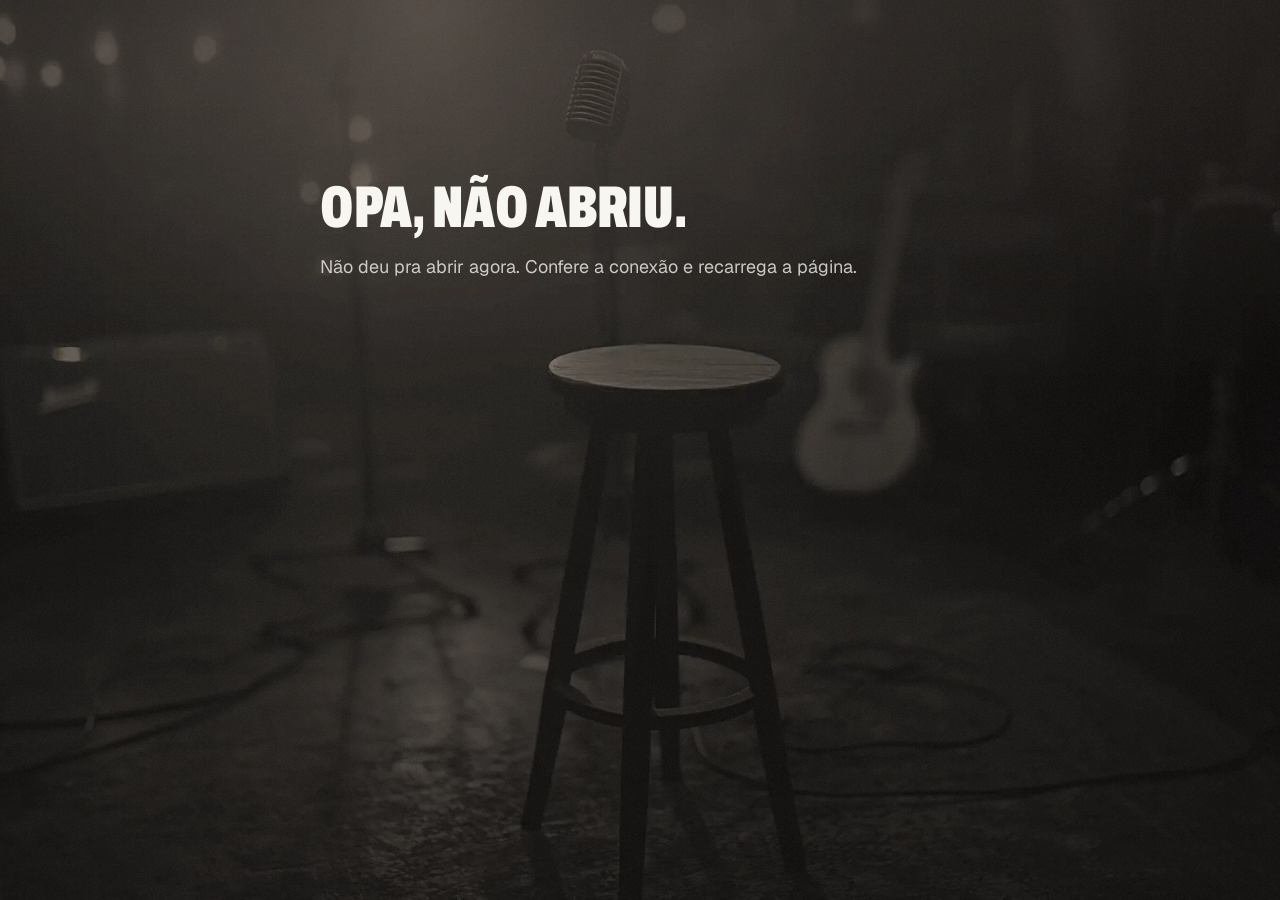
<file: index.html>
<!DOCTYPE html>
<html lang="pt-BR">
<head>
<meta charset="utf-8">
<meta name="viewport" content="width=device-width,initial-scale=1,viewport-fit=cover">
<meta name="color-scheme" content="dark">
<meta name="robots" content="noindex,nofollow">
<title>eshows · uma ferramenta nova para artistas</title>
<meta name="description" content="Estamos construindo uma ferramenta nova para artistas. E queremos que você faça parte dessa construção. Em uns 6 minutos, você conta o que faz diferença de verdade e vê o que está sendo construído.">
<meta property="og:title" content="eshows · uma ferramenta nova para artistas, construída com você">
<meta property="og:description" content="Em uns 6 minutos, você conta o que faz diferença de verdade. No final, a gente mostra o que está sendo construído.">
<meta property="og:image" content="https://octaviobcosta.github.io/clube-eshows/assets/og.jpg">
<meta property="og:type" content="website">
<link rel="icon" href="assets/eshows-icon.svg" type="image/svg+xml">
<link rel="preload" href="assets/fonts/archivo-900c.woff2" as="font" type="font/woff2" crossorigin>
<link rel="preload" href="assets/fonts/geist-var.woff2" as="font" type="font/woff2" crossorigin>
<link rel="stylesheet" href="css/setlist.css?v=20260902u">
</head>
<body class="ed">
<!--
DIREÇÃO · Setlist colada no chão do palco
MUNDO: folha impressa clara (a conversa) presa com fita gaffer laranja sobre o palco escuro de um bar antes do show (a revelação). Papel, fita, marcador, carimbo. Zero degradê de cor.
PRIMEIRA DOBRA: palco de bar ao fundo, título em condensada gigante, o combinado, a folha "Set de hoje" com os cinco itens da noite e o botão de fita "Começar".
CAMINHO: cada fase é uma folha nova que cai no chão. A mini-setlist é o progresso: itens riscados a marcador, o atual com "você tá aqui".
INTERAÇÃO-ASSINATURA: escolher uma opção desenha um círculo de marcador ao redor dela. O preço chega como carimbo.
RISCO: kitsch de letra de mão. Disciplina: a folha é impressa, o manuscrito aparece no máximo quatro vezes na página.
-->
<a class="skip" href="#main">Pular pro conteúdo</a>
<main id="main">

  <section class="fase loading" id="fase-loading" aria-label="Carregando">Abrindo…</section>

  <section class="fase on-floor" id="fase-invalid" hidden>
    <div class="wrap" style="padding:20vh 0 4rem;max-width:640px">
      <h1 class="ph ph--sect">Opa, não abriu.</h1>
      <p class="body" id="invalid-msg" style="margin-top:1.2rem">Não deu pra abrir agora. Confere a conexão e recarrega a página.</p>
    </div>
  </section>

  <!-- ═══ Fase 1 · Intro ═══ -->
  <section class="fase on-floor" id="fase-intro" hidden>
    <img class="intro__brand" src="assets/eshows-logo-white-480.png?v=20260902u" alt="eshows" width="480" height="141">
    <div class="wrap intro">
      <div class="intro__text">
        <h1 class="ph ph--hero" id="intro-title">Estamos construindo uma ferramenta nova para artistas. <span class="ink-tape">E queremos que você faça parte dessa construção.</span></h1>
        <p class="body">Em uns 6 minutos, você conta o que faz diferença de verdade. No final, a gente mostra o que está sendo construído.</p>
        <div class="combinado">
          <p class="ph ph--small">Antes de começar, um combinado.</p>
          <ul class="combinado__list">
            <li>Responder não muda em nada sua conta, suas propostas nem sua posição na eshows.</li>
            <li>Isto não é uma venda. Você vai ver uma proposta em estudo e um preço. Responda o que você pensa de verdade.</li>
            <li>Isto é um produto novo, somado ao que a eshows já faz. Seus shows atuais pela plataforma continuam sem nenhuma mudança.</li>
          </ul>
          <p class="fine">Suas respostas são analisadas em conjunto, sob responsabilidade da eshows. Podemos cruzar com o histórico da sua conta na plataforma. Você pode pedir acesso ou remoção a qualquer momento. <a href="privacidade.html" target="_blank" rel="noreferrer">Aviso de privacidade completo</a>.</p>
        </div>
      </div>
      <div class="sheet" id="intro-sheet">
        <span class="tape tape--tl" aria-hidden="true"></span><span class="tape tape--tr" aria-hidden="true"></span>
        <div class="sheet__head"><span class="pk">setlist · <span id="intro-date">hoje</span></span><span class="pk num">6 min</span></div>
        <p class="ph ph--sheet">Set de hoje</p>
        <ol class="setl" aria-label="As cinco partes desta conversa">
          <li class="is-now"><span class="n">1</span><span class="t">Nosso trato!</span></li>
          <li><span class="n">2</span><span class="t">Como funciona hoje</span></li>
          <li><span class="n">3</span><span class="t">O conceito</span></li>
          <li><span class="n">4</span><span class="t">Sua percepção</span></li>
          <li><span class="n">5</span><span class="t">Seu próximo passo</span></li>
        </ol>
        <div class="intro__cta"><button class="cta" id="start" type="button">Começar agora</button><span class="hand" aria-hidden="true">uns 6 min</span></div>
        <p class="fine" style="margin-top:1.2rem">Perguntas opcionais podem ser puladas. Você para quando quiser.</p>
      </div>
    </div>
  </section>

  <!-- ═══ Fases 2 e 4 · uma pergunta por folha ═══ -->
  <section class="fase" id="fase-parte" hidden>
    <aside class="side on-floor" aria-label="Onde você está no set">
      <img class="side__brand" src="assets/eshows-logo-white-480.png?v=20260902u" alt="eshows" width="480" height="141">
      <span class="pk">set de hoje</span>
      <ol class="setl" id="side-setl">
        <li><span class="n">1</span><span class="t">Nosso trato!</span></li>
        <li><span class="n">2</span><span class="t">Como funciona hoje</span></li>
        <li><span class="n">3</span><span class="t">O conceito</span></li>
        <li><span class="n">4</span><span class="t">Sua percepção</span></li>
        <li><span class="n">5</span><span class="t">Seu próximo passo</span></li>
      </ol>
    </aside>
    <div class="mtop" id="mtop" aria-hidden="true"><i></i><i></i><i></i><i></i><i></i><b id="mtop-label"></b></div>
    <div class="parte">
      <div class="sheet" id="folha" aria-live="polite"></div>
      <div id="reveal" class="on-floor" hidden></div>
    </div>
  </section>

  <!-- ═══ Fase 3 · O que a eshows está construindo (mostrar, não dizer) ═══ -->
  <section class="fase on-floor conceito" id="fase-conceito" hidden>
    <div class="rev-lights" id="rev-lights" aria-hidden="true"></div>

    <!-- 1 · A conversa: hoje × com o escritório (varredura pelo scroll) -->
    <div class="rev rev--conv" id="rev-conv">
      <div class="compare" id="compare">
        <div class="wrap compare__grid">
          <div class="compare__text">
            <h2 class="ph ph--sect" id="conceito-title">Você conhece essa conversa.</h2>
            <div class="caps" id="caps">
              <p class="cap cap--before" id="cap-before"><span class="cap__tag">Hoje</span><span>Orçamento por áudio às onze da noite. E a data parada.</span></p>
              <p class="cap cap--after" id="cap-after"><span class="cap__tag cap__tag--on">Com o escritório</span><span>Link, proposta, contrato e sinal. Quem atende, negocia e fecha continua sendo você.</span></p>
              <p class="caps__hint" aria-hidden="true">Rola pra ver</p>
            </div>
            <p class="compare__after" id="compare-after"><span class="ph ph--sect">Nunca teve uma terceira opção.</span> <span class="ph ph--sect ink-tape">Nós queremos te oferecer uma.</span></p>
          </div>
          <div class="compare__phone">
            <div class="phone" id="conv-phone" role="group" aria-label="A mesma conversa, hoje e com o escritório">
              <div class="phone__screen">
                <div class="panel panel--before" id="panel-before" aria-label="Como é hoje">
                  <header class="wa"><i class="wa__back" aria-hidden="true"></i><span class="wa__avatar" aria-hidden="true">B</span><span class="wa__who"><b>Bia</b><small>online</small></span></header>
                  <div class="chat" id="chat-view"><ol class="chat__in" id="chat">
                    <li class="b in"><span>Oi! Vocês tocam em casamento? Quanto fica pra dia 17 de outubro?</span><time>22:48</time></li>
                    <li class="b out b--audio"><span class="audio" aria-label="Áudio de 47 segundos"><i class="play"></i><i class="bars"><b></b><b></b><b></b><b></b><b></b><b></b><b></b><b></b><b></b><b></b><b></b><b></b><b></b><b></b></i><em>0:47</em></span><time>23:12</time></li>
                    <li class="b in"><span>Tem algum vídeo pra eu mostrar pra noiva?</span><time>23:15</time></li>
                    <li class="b out b--file"><span class="file"><i class="doc"></i><span><b>Release_final_v3.pdf</b><small>14 MB · PDF</small></span></span><time>23:31</time></li>
                    <li class="b out"><span>e o link do youtube: youtu.be/x7Qk…</span><time>23:32</time></li>
                    <li class="b in"><span>Vou ver com ela e te aviso.</span><time>23:40</time></li>
                    <li class="sep"><span>5 dias depois</span></li>
                    <li class="b out"><span>Oi! Conseguiram ver? A data ainda tá livre</span><time>19:02 <i class="tick" aria-label="enviado, não lido"></i></time></li>
                  </ol></div>
                  <div class="wa__composer" aria-hidden="true"><span>Mensagem</span><i class="wa__mic"></i></div>
                </div>
                <div class="panel panel--after" id="panel-after" aria-label="Com o escritório">
                  <header class="app"><img class="app__logo" src="assets/eshows-icon.svg" alt="" width="24" height="24"><b class="app__name">Escritório</b><span class="app__tag">Com o escritório</span></header>
                  <div class="app__body" id="feed">
                    <div class="deal a">
                      <div class="deal__row"><span class="deal__av" aria-hidden="true">BT</span><div><b>Casamento Bia &amp; Tom</b><small>17 out · BH · evento social</small></div><span class="chip chip--ok">fechado</span></div>
                      <div class="deal__stats"><div><small>Cachê</small><b class="num">R$ 5.200</b></div><div><small>Sinal</small><b class="num">R$ 1.560</b></div><div><small>A receber</small><b class="num">R$ 3.640</b></div></div>
                    </div>
                    <div class="tlwrap">
                      <p class="app__k a">Linha do tempo</p>
                      <ol class="tl">
                        <li class="a"><b>Bia abriu seu EPK</b><small>Link pelo WhatsApp · qui, 22:51</small></li>
                        <li class="a"><b>Proposta enviada: R$ 5.200</b><small>Na faixa que você aprovou · qui, 23:05</small></li>
                        <li class="a"><b>Contrato assinado pelas duas partes</b><small>No celular, em 3 minutos · sex, 21:14</small></li>
                        <li class="a"><b>Sinal em custódia</b><small>Libera com o show feito · sex, 21:20</small></li>
                      </ol>
                    </div>
                    <div class="agenda a"><p class="app__k">Agenda</p><ul><li><b>17 out</b><span>Casamento Bia &amp; Tom · 20h</span><i class="dot dot--ok"></i></li><li><b>24 out</b><span>Armazém do Ferreira · 21h</span><i class="dot dot--wait"></i></li><li><b>31 out</b><span>TW Engenharia · confraternização</span><i class="dot"></i></li></ul></div>
                    <div class="next a"><small>Próximo passo</small><b>Confirmar repertório com a Bia até 10 out</b><span class="next__btn">Enviar setlist</span></div>
                  </div>
                  <nav class="tabs" aria-hidden="true"><span class="is-on">Clientes</span><span>Agenda</span><span>Propostas</span><span>Métricas</span></nav>
                </div>
                <div class="wipe" id="wipe" aria-hidden="true"><span class="wipe__label">com o escritório</span></div>
              </div>
            </div>
          </div>
        </div>
        <p class="rev__hint" aria-hidden="true">Rola pra ver</p>
      </div>
    </div>

    <div class="rev rev--tour" id="rev-tour">
      <div class="wrap tour__head">
        <h3 class="ph ph--hero">A estrutura de quem vive de música.</h3>
        <p class="body">Seis ferramentas, um escritório. Clientes, contratos, pagamentos e os números da carreira em um lugar só. A ordem de lançamento vai ser definida pelas respostas desta pesquisa.</p>
      </div>
      <div class="tour" id="tour">
        <div class="tour__stage" id="tour-stage">
          <figure class="mock mock--phone tour__phone" style="margin:0">
            <div class="tour__screen">
              <video class="tour__layer is-on" id="tour-video" muted loop playsinline preload="none" poster="assets/shots/epk.webp" aria-label="Tela da ferramenta"></video>
              <video class="tour__layer" id="tour-video-b" muted loop playsinline preload="none" aria-hidden="true"></video>
            </div>
          </figure>
          <p class="tour__counter num" id="tour-counter">CH 1 / 6</p>
        </div>
        <ol class="tour__steps" id="tour-steps">
          <li class="tour__step is-on" data-shot="epk"><span class="ch">CH 1</span><h4 class="t">Perfil e marca</h4><p class="d">Seu EPK numa página: fotos, vídeos, release e repertório. Manda o link, não o PDF.</p></li>
          <li class="tour__step" data-shot="crm"><span class="ch">CH 2</span><h4 class="t">Gestão de clientes / CRM</h4><p class="d">Quem pediu preço, o que foi conversado, quanto você cobrou, quando voltar a falar.</p></li>
          <li class="tour__step" data-shot="ia"><span class="ch">CH 3</span><h4 class="t">Inteligência de dados</h4><p class="d">Preço sugerido por tipo de evento, casas compatíveis, melhor hora de oferecer data livre.</p></li>
          <li class="tour__step" data-shot="contrato"><span class="ch">CH 4</span><h4 class="t">Contrato e pagamento</h4><p class="d">Contrato assinado no celular, sinal em custódia liberado depois do show.</p></li>
          <li class="tour__step" data-shot="numeros"><span class="ch">CH 5</span><h4 class="t">Métricas e <span class="kp">KPIs</span></h4><p class="d">Faturamento do mês, shows tocados, taxa de fechamento, previsão.</p></li>
          <li class="tour__step" data-shot="growth"><span class="ch">CH 6</span><h4 class="t">Alcance e marketing</h4><p class="d">Campanhas pra quem já contratou você. Agenda nova chega primeiro a eles.</p></li>
        </ol>
      </div>
      <!-- Sem GSAP: carrossel no celular, lista + janela no desktop -->
      <div class="wrap fallback">
        <div class="showcase" id="showcase">
          <ul class="inlist showcase__list" id="inlist" aria-label="As seis ferramentas">
            <li data-shot="epk" class="is-on"><span class="ch">CH 1</span><span><span class="t">Perfil e marca</span><span class="d">Seu EPK numa página: fotos, vídeos, release e repertório. Manda o link, não o PDF.</span></span></li>
            <li data-shot="crm"><span class="ch">CH 2</span><span><span class="t">Gestão de clientes / CRM</span><span class="d">Quem pediu preço, o que foi conversado, quanto você cobrou, quando voltar a falar.</span></span></li>
            <li data-shot="ia"><span class="ch">CH 3</span><span><span class="t">Inteligência de dados</span><span class="d">Preço sugerido por tipo de evento, casas compatíveis, melhor hora de oferecer data livre.</span></span></li>
            <li data-shot="contrato"><span class="ch">CH 4</span><span><span class="t">Contrato e pagamento</span><span class="d">Contrato assinado no celular, sinal em custódia liberado depois do show.</span></span></li>
            <li data-shot="numeros"><span class="ch">CH 5</span><span><span class="t">Métricas e <span class="kp">KPIs</span></span><span class="d">Faturamento do mês, shows tocados, taxa de fechamento, previsão.</span></span></li>
            <li data-shot="growth"><span class="ch">CH 6</span><span><span class="t">Alcance e marketing</span><span class="d">Campanhas pra quem já contratou você. Agenda nova chega primeiro a eles.</span></span></li>
          </ul>
          <div class="showcase__stage">
            <figure class="mock mock--phone" id="mock" style="margin:0">
              <div class="mock__bar" aria-hidden="true"><i></i><i></i><i></i></div>
              <video id="mock-video" muted loop playsinline preload="none" poster="assets/shots/epk.webp" aria-label="Tela da ferramenta"></video>
              <button class="mock__zoom" id="zoom" type="button">Ampliar</button>
            </figure>
          </div>
        </div>
        <div class="carousel" id="carousel" hidden aria-label="As seis ferramentas"></div>
      </div>
    </div>

    <!-- 3 · As regras da casa: uma folha -->
    <div class="rev rev--regras" id="rev-regras">
      <div class="wrap">
        <div class="sheet sheet--l regras" id="regras">
          <span class="tape tape--tl" aria-hidden="true"></span><span class="tape tape--tr" aria-hidden="true"></span>
          <div class="sheet__head"><span class="pk">regras da casa</span></div>
          <p class="ph ph--sheet">Sua carreira, do seu jeito.</p>
          <ol class="setl regras__list">
            <li><span class="n">1</span><span class="t">Você define o preço</span></li>
            <li><span class="n">2</span><span class="t">Você escolhe o evento</span></li>
            <li><span class="n">3</span><span class="t">Você fala com o cliente</span></li>
            <li><span class="n">4</span><span class="t">O que você fechar é seu</span></li>
          </ol>
          <p class="ph ph--sheet regras__pledge">A gente monta a estrutura. <span class="ink-tape">Você fecha.</span></p>
          <!-- Caixa normal de propósito: em caixa alta o par "Agente" / "A gente" perde a distinção que carrega a frase. -->
          <p class="pledge regras__p"><b>Agente</b> traz e <span class="strike">leva um pedaço<svg class="strike__svg" viewBox="0 0 100 10" preserveAspectRatio="none" aria-hidden="true"><path d="M2,6 C20,3 40,8 60,5 S90,4 98,6" pathLength="1"/></svg></span>.</p>
          <p class="pledge regras__p"><b>A gente</b> monta e <span class="hl-anim">não leva nada</span>.</p>
        </div>
      </div>
    </div>

    <!-- 4 · Planos -->
    <div class="rev rev--planos" id="rev-planos">
      <div class="wrap">
        <h2 class="ph ph--sect">Os dois planos, lado a lado.</h2>
        <p class="body" style="margin-top:.8rem">Os dois planos têm o escritório completo. A diferença do Assistido é gente da eshows dentro da sua operação.</p>
        <div class="plans" id="plans">
          <article class="plan plan--solo" tabindex="0" data-plan="solo">
            <span class="tape tape--tl tape--dark" aria-hidden="true"></span>
            <h3 class="plan__name">Solo</h3>
            <p class="plan__tag">Operação própria.</p>
            <ul class="plan__list">
              <li><span>As seis ferramentas do escritório</span></li>
              <li><span>Implantação: você monta, no seu ritmo</span></li>
              <li><span>Campanhas de divulgação: você cria e roda</span></li>
              <li><span>Contatos: os que suas campanhas gerarem</span></li>
              <li><span>Suporte: canal de ajuda da eshows</span></li>
              <li class="no"><span>Prestação de contas das campanhas</span></li>
              <li class="no"><span>Revisão de rota com a eshows</span></li>
            </ul>
          </article>
          <article class="plan plan--assist" tabindex="0" data-plan="assist">
            <span class="tape tape--tl" aria-hidden="true"></span><span class="tape tape--tr" aria-hidden="true"></span>
            <h3 class="plan__name">Assistido</h3>
            <p class="plan__tag">Implantação e campanhas com a eshows dentro da sua operação.</p>
            <p class="plan__slots">30 vagas na primeira turma</p>
            <ul class="plan__list">
              <li><span>As seis ferramentas do escritório</span></li>
              <li><span>Implantação feita junto com a eshows</span></li>
              <li><span><span class="hl">Campanhas gerenciadas pela eshows</span>, com um fundo de mídia mirando corporativo e evento social</span></li>
              <li><span>Contatos qualificados* entregues no seu escritório a cada ciclo</span></li>
              <li><span>Prestação de contas: custo, alcance e resultado de cada ciclo, abertos pra você</span></li>
              <li><span>Suporte com prioridade, com quem acompanha sua operação de perto</span></li>
              <li><span>Revisão de rota: você e a eshows revisam os números e ajustam juntos</span></li>
            </ul>
            <p class="plan__foot">* Contato qualificado: pessoa ou empresa identificada, com necessidade real, que aceita conversar dentro de uma faixa de preço aprovada por você. Não é show garantido.</p>
            <span class="hand" aria-hidden="true">Não é pra todo mundo. Mas pode ser pra você.</span>
          </article>
        </div>
        <p class="plans__note"><span class="tape tape--tl tape--dark" aria-hidden="true"></span>Valores em estudo para o lançamento. O que está firmado: mensalidade fixa, sem percentual sobre o cachê, sem volume garantido de shows.</p>
      </div>
    </div>

    <!-- 5 · Perguntas honestas + continuar -->
    <div class="rev rev--faq" id="rev-faq">
      <div class="wrap">
        <h2 class="ph ph--sect">Perguntas honestas.</h2>
        <div class="faq" style="margin-top:1rem">
          <details><summary>A eshows vai me arrumar shows?</summary><p>Não é essa a promessa. O escritório existe para você conseguir e administrar seus próprios shows. As campanhas gerenciadas do Assistido trazem contatos para o seu escritório, mas quem atende, negocia e fecha é você.</p></details>
          <details><summary>A eshows fica com parte do cachê?</summary><p>Não. A cobrança é uma mensalidade fixa. Sem percentual, sem taxa por show.</p></details>
          <details><summary>E os meus shows de bares e restaurantes?</summary><p>Continuam exatamente como são hoje. O escritório é um produto novo, somado ao que a eshows já faz: nada muda nos shows que você fecha pela plataforma nem no app gratuito.</p></details>
          <details><summary>As seis ferramentas ficam prontas no lançamento?</summary><p>A lista do primeiro dia sai desta pesquisa: o que a base mais precisa entra primeiro. Quem está na primeira turma recebe essa lista antes de pagar qualquer coisa.</p></details>
          <details><summary>A eshows vira meu empresário?</summary><p>Não. Quem tem empresário, agente ou escritório segue com eles numa boa. A proposta é dar estrutura e controle a você, sem substituir ninguém.</p></details>
        </div>
        <div class="sheet sheet--l rev__cta">
          <span class="tape tape--tl" aria-hidden="true"></span>
          <p class="ph ph--sheet">Agora, a sua parte.</p>
          <p class="body" style="margin-top:.6rem">Faltam 7 perguntas. Queremos entender sua percepção do conceito apresentado.</p>
          <div class="intro__cta"><button class="cta" id="to-parte2" type="button">Continuar</button></div>
        </div>
      </div>
    </div>
  </section>

  <!-- ═══ Fase 5 · Seu próximo passo ═══ -->
  <section class="fase bis" id="fase-bis" hidden>
    <div class="wrap" style="padding:clamp(3rem,10vh,7rem) 0 5rem">
      <div class="sheet" id="bis-sheet">
        <span class="tape tape--tl" aria-hidden="true"></span><span class="tape tape--tr" aria-hidden="true"></span>
        <div id="bis-form">
          <h2 class="ph ph--sheet">Entrar na primeira turma.</h2>
          <p class="body" style="margin-top:.8rem">Sem compromisso e sem pagamento agora. A gente está chamando 30 artistas para construir isso junto. Deixa seu WhatsApp e escolhe como prefere seguir.</p>
          <form class="form" id="contact-form" novalidate>
            <div class="field"><label for="c-name">Nome do projeto</label><input class="input" id="c-name" name="name" type="text" maxlength="120" autocomplete="name" required></div>
            <div class="field"><label for="c-wa">Seu WhatsApp</label><input class="input" id="c-wa" name="whatsapp" type="tel" inputmode="tel" autocomplete="tel" placeholder="(31) 9 9999-9999" maxlength="20" required></div>
            <ul class="opts" role="radiogroup" aria-label="Como prefere seguir" id="c-purpose">
              <li role="radio" tabindex="0" aria-checked="true" data-value="meeting">Quero uma conversa de 15 minutos como membro fundador</li>
              <li role="radio" tabindex="0" aria-checked="false" data-value="updates">Só me avisa quando lançar</li>
            </ul>
            <label class="check"><input type="checkbox" id="c-privacy" required><span>Li o <a href="privacidade.html" target="_blank" rel="noreferrer">aviso de privacidade</a>. Meu contato fica separado das respostas.</span></label>
            <p class="err" id="c-err" hidden></p>
            <div class="nav" style="border-top:0;padding-top:0"><span class="fine">Entrar na lista não muda sua conta e não garante acesso.</span><button class="cta" type="submit" id="c-send">Entrar na lista</button></div>
          </form>
        </div>
        <div id="bis-done" hidden>
          <h2 class="ph ph--sheet">Fechado.</h2>
          <p class="body" style="margin-top:.8rem" id="bis-done-msg">A gente te chama pelo WhatsApp pra marcar a conversa. Obrigado por fazer parte dessa construção.</p>
          <span class="hand" style="display:block;margin-top:1rem" aria-hidden="true">a gente te chama</span>
        </div>
      </div>
    </div>
  </section>

  <!-- ═══ Saída (portões) ═══ -->
  <section class="fase saida" id="fase-saida" hidden>
    <div class="wrap" style="padding:clamp(3rem,10vh,7rem) 0 5rem">
      <div class="sheet sheet--r" id="saida-sheet">
        <span class="tape tape--tl" aria-hidden="true"></span>
        <div id="saida-form">
          <h2 class="ph ph--sheet">Obrigado pelas respostas.</h2>
          <p class="body" style="margin-top:.8rem">Elas vão ser usadas para decidir o que construir primeiro. Nada muda na sua conta eshows.</p>
          <p class="q q--sm" id="saida-q" style="margin-top:1.4rem"></p>
          <textarea class="input" id="saida-text" maxlength="300" placeholder="Opcional. Uma frase já ajuda." aria-labelledby="saida-q"></textarea>
          <div class="nav"><span></span><button class="cta cta--ghost" type="button" id="saida-send">Enviar e sair</button></div>
        </div>
        <div id="saida-done" hidden>
          <h2 class="ph ph--sheet">Valeu.</h2>
          <p class="body" style="margin-top:.8rem">Pode fechar a página. Se mudar de ideia, o link continua valendo.</p>
        </div>
      </div>
    </div>
  </section>
</main>

<dialog class="lightbox" id="lightbox" aria-label="Tela ampliada">
  <button class="close" id="lightbox-close" type="button">Fechar</button>
  <figure class="mock" style="margin:0"><div class="mock__bar" aria-hidden="true"><i></i><i></i><i></i></div><video id="lightbox-video" muted loop playsinline controls></video></figure>
</dialog>

<script src="js/api.js?v=20260902u"></script>
<script src="js/questions.js?v=20260902u"></script>
<script src="js/runner.js?v=20260902u"></script>
<script src="js/phases.js?v=20260902u"></script>
<script src="js/app.js?v=20260902u" defer></script>
<script>(function(){function add(src,cb){var t=document.createElement("script");t.src=src;if(cb)t.onload=cb;document.head.appendChild(t)}add("vendor/gsap.min.js",function(){add("vendor/ScrollTrigger.min.js");add("vendor/SplitText.min.js")})})();</script>
</body>
</html>
</file>
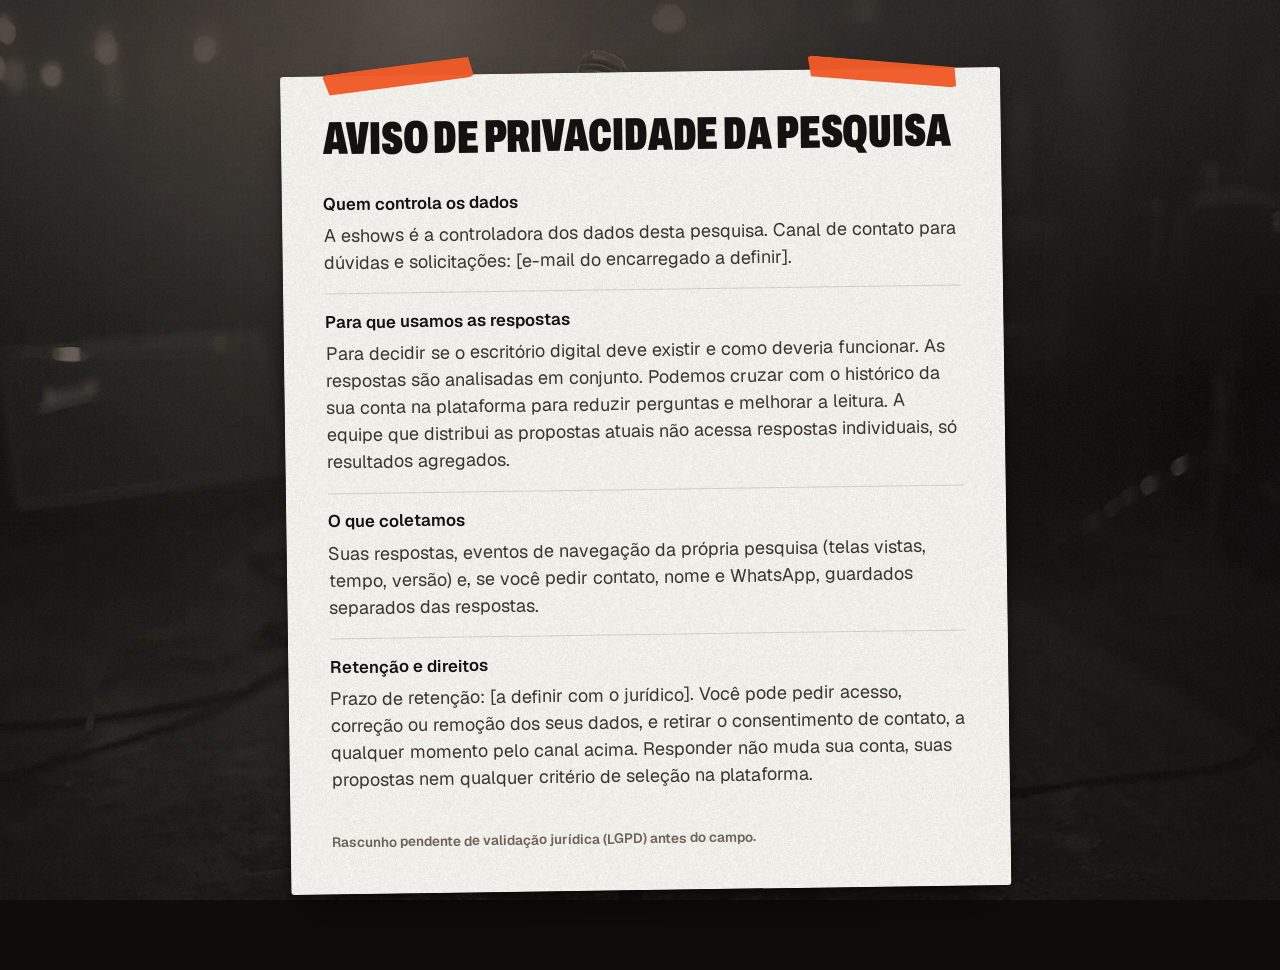
<file: privacidade.html>
<!DOCTYPE html>
<html lang="pt-BR">
<head>
<meta charset="utf-8">
<meta name="viewport" content="width=device-width, initial-scale=1, viewport-fit=cover">
<meta name="color-scheme" content="dark">
<meta name="robots" content="noindex, nofollow">
<title>Aviso de privacidade · Pesquisa com artistas · eshows</title>
<link rel="icon" href="assets/eshows-icon.svg" type="image/svg+xml">
<link rel="preload" href="assets/fonts/archivo-900c.woff2" as="font" type="font/woff2" crossorigin>
<link rel="preload" href="assets/fonts/geist-var.woff2" as="font" type="font/woff2" crossorigin>
<link rel="stylesheet" href="css/setlist.css?v=20260902u">
<style>
  .priv{padding:clamp(3rem,8vh,6rem) 0 5rem}
  .priv .sheet{max-width:720px;margin-inline:auto}
  .priv section{display:grid;gap:.4rem;padding:1.1rem 0;border-bottom:1px solid var(--hair)}
  .priv section:last-of-type{border-bottom:0}
  .priv h2{font:600 1.05rem/1.3 var(--font-body);color:var(--toner);margin:0}
  .priv .draft{margin-top:1.4rem;color:var(--marker);font-weight:600}
</style>
</head>
<body class="ed">
<main class="wrap priv">
  <div class="sheet sheet--l">
    <span class="tape tape--tl" aria-hidden="true"></span><span class="tape tape--tr" aria-hidden="true"></span>
    <h1 class="ph ph--sheet">Aviso de privacidade da pesquisa</h1>
    <div class="body" style="margin-top:1rem;max-width:none">
      <section>
        <h2>Quem controla os dados</h2>
        <p>A eshows é a controladora dos dados desta pesquisa. Canal de contato para dúvidas e solicitações: [e-mail do encarregado a definir].</p>
      </section>
      <section>
        <h2>Para que usamos as respostas</h2>
        <p>Para decidir se o escritório digital deve existir e como deveria funcionar. As respostas são analisadas em conjunto. Podemos cruzar com o histórico da sua conta na plataforma para reduzir perguntas e melhorar a leitura. A equipe que distribui as propostas atuais não acessa respostas individuais, só resultados agregados.</p>
      </section>
      <section>
        <h2>O que coletamos</h2>
        <p>Suas respostas, eventos de navegação da própria pesquisa (telas vistas, tempo, versão) e, se você pedir contato, nome e WhatsApp, guardados separados das respostas.</p>
      </section>
      <section>
        <h2>Retenção e direitos</h2>
        <p>Prazo de retenção: [a definir com o jurídico]. Você pode pedir acesso, correção ou remoção dos seus dados, e retirar o consentimento de contato, a qualquer momento pelo canal acima. Responder não muda sua conta, suas propostas nem qualquer critério de seleção na plataforma.</p>
      </section>
      <p class="draft fine">Rascunho pendente de validação jurídica (LGPD) antes do campo.</p>
    </div>
  </div>
</main>
</body>
</html>
</file>
<file: css/setlist.css>
/* ═══════════════════════════════════════════════════════════════════════
   Escritório Digital · LP de pesquisa e revelação · design system "Setlist"
   Mundo: uma folha impressa colada com fita gaffer no chão do palco.
   Papel claro (a conversa) sobre chão escuro (o palco). Zero degradê de cor.
   Fontes: Archivo (display, condensada), Geist (corpo), Just Another Hand (marcador, ≤4 usos).
   ═══════════════════════════════════════════════════════════════════════ */

/* ── fontes locais (preload no HTML) ────────────────────────────────────── */
@font-face{font-family:'Archivo';font-style:normal;font-weight:900;font-stretch:64%;font-display:swap;src:url("../assets/fonts/archivo-900c.woff2") format("woff2");unicode-range:U+0000-00FF,U+0131,U+0152-0153,U+02BB-02BC,U+02C6,U+02DA,U+02DC,U+2000-206F,U+20AC,U+2190-2193,U+2212}
@font-face{font-family:'Archivo';font-style:normal;font-weight:900;font-stretch:64%;font-display:swap;src:url("../assets/fonts/archivo-latin-ext-900-64.woff2") format("woff2");unicode-range:U+0100-02BA,U+02BD-02C5,U+02C7-02CC,U+02CE-02D7,U+02DD-02FF,U+1E00-1E9F,U+1EF2-1EFF,U+2020,U+20A0-20AB,U+20AD-20C0}
@font-face{font-family:'Geist';font-style:normal;font-weight:400 800;font-display:swap;src:url("../assets/fonts/geist-var.woff2") format("woff2");unicode-range:U+0000-00FF,U+0131,U+0152-0153,U+02BB-02BC,U+02C6,U+02DA,U+02DC,U+2000-206F,U+20AC,U+2190-2193,U+2212}
@font-face{font-family:'Geist';font-style:normal;font-weight:400 800;font-display:swap;src:url("../assets/fonts/geist-latin-ext-400-800.woff2") format("woff2");unicode-range:U+0100-02BA,U+02BD-02C5,U+02C7-02CC,U+02CE-02D7,U+02DD-02FF,U+1E00-1E9F,U+1EF2-1EFF,U+2020,U+20A0-20AB,U+20AD-20C0}
@font-face{font-family:'Just Another Hand';font-style:normal;font-weight:400;font-display:swap;src:url("../assets/fonts/hand-sub.woff2") format("woff2")}

:root{
  --floor:#0F0D0C; --floor2:#1A1614; --floor-hi:#26211E;
  --paper:#F8F6F1; --paper-dim:#E9E5DD; --toner:#141210; --toner-2:#3A342F; --toner-3:#6A635B; --toner-4:#9B948B;
  --tape:#f05a28; --tape-hover:#e35322; --marker:#d63d15; --hl:#fbaf3f;
  --ok:#1a7f55; --danger:#a32a14;
  --hair:rgba(20,18,16,.14); --hair-floor:rgba(248,246,241,.14);
  --on-floor:rgba(248,246,241,.78); --on-floor-dim:rgba(248,246,241,.55);
  --ease:cubic-bezier(.23,1,.32,1); --ease-back:cubic-bezier(.16,1,.3,1);
  --tilt:-1.2deg;
  --side-w:clamp(280px,30vw,380px);
  --r-sheet:.2rem; --r-opt:.5rem;
  --sheet-pad:clamp(1.4rem,3.4vw,2.6rem);
  --font-display:Archivo,"Arial Narrow","Roboto Condensed",sans-serif;
  --font-body:Geist,system-ui,-apple-system,"Segoe UI",sans-serif;
  --font-hand:"Just Another Hand","Permanent Marker",cursive;
}

/* ── reset próprio (a página é standalone) ─────────────────────────────── */
.ed,.ed *,.ed *::before,.ed *::after{box-sizing:border-box}
html{color-scheme:dark;scrollbar-color:#3A332E var(--floor);-webkit-text-size-adjust:100%}
body.ed{margin:0;min-height:100svh;background:var(--floor);color:var(--paper);font-family:var(--font-body);font-size:1rem;line-height:1.5;-webkit-font-smoothing:antialiased;text-rendering:optimizeLegibility;overflow-x:clip}
.ed ::selection{background:var(--hl);color:var(--toner)}
:where(.ed) button,:where(.ed) input,:where(.ed) textarea{font:inherit;color:inherit}
:where(.ed) button{cursor:pointer;border:0;background:none;padding:0}
:where(.ed) img,:where(.ed) video{display:block;max-width:100%}
:where(.ed) p{margin:0}
:where(.ed) ul,:where(.ed) ol{margin:0;padding:0;list-style:none}
.ed :focus-visible{outline:2px solid var(--hl);outline-offset:3px;border-radius:var(--r-sheet)}
.ed .sheet :focus-visible,.ed .plan :focus-visible{outline-color:var(--toner)}
.ed a{color:inherit;text-decoration:underline;text-decoration-thickness:1px;text-underline-offset:.16em}

/* ── o chão ─────────────────────────────────────────────────────────────── */
body.ed::before{content:"";position:fixed;inset:0;z-index:-2;
  background:linear-gradient(180deg,rgba(38,33,30,.55) 0%,rgba(15,13,12,0) 42%,rgba(15,13,12,.55) 100%),
             url("../assets/floor/palco.webp") center/cover no-repeat,var(--floor);
  transition:filter .6s var(--ease)}
body.ed::after{content:"";position:fixed;inset:0;z-index:-1;pointer-events:none;
  background:url("../assets/grain.png") 0 0/128px 128px repeat;opacity:.09;mix-blend-mode:screen}
body.ed.lights-down::before{filter:brightness(.55) saturate(.8)}
@media (max-width:760px){body.ed::before{background-image:linear-gradient(180deg,rgba(38,33,30,.55),rgba(15,13,12,0) 42%,rgba(15,13,12,.55)),url("../assets/floor/palco-mobile.webp")}}

/* ── tipografia ─────────────────────────────────────────────────────────── */
.ph{font-family:var(--font-display);font-stretch:64%;font-weight:900;text-transform:uppercase;line-height:.92;letter-spacing:-.005em;text-wrap:balance;margin:0}
.ph--hero{font-size:clamp(2.6rem,5.2vw,4.6rem)}
.ph--sect{font-size:clamp(2.2rem,4.6vw,3.8rem)}
.ph--sheet{font-size:clamp(2rem,3.6vw,3rem)}
.ph .ink-tape,.ph.ink-tape{color:var(--tape)}
.pk{font-family:var(--font-body);font-weight:600;font-size:.78rem;letter-spacing:.12em;text-transform:uppercase;color:var(--toner-3)}
.on-floor .pk{color:var(--on-floor-dim)}
.hand{font-family:var(--font-hand);font-weight:400;text-transform:none;letter-spacing:0;line-height:1;font-size:1.6em;color:var(--marker)}
.hl{background:linear-gradient(transparent 14%,var(--hl) 14%,var(--hl) 86%,transparent 86%);padding:0 .12em;box-decoration-break:clone;-webkit-box-decoration-break:clone;color:var(--toner)}
.body{font-size:clamp(1rem,1.1vw + .5rem,1.125rem);line-height:1.5;color:var(--toner-2);max-width:62ch}
.on-floor .body{color:var(--on-floor)}
.fine{font-size:.85rem;line-height:1.45;color:var(--toner-3)}
.on-floor .fine{color:var(--on-floor-dim)}
.num{font-variant-numeric:tabular-nums}
/* dentro do papel, a tinta volta a ser toner mesmo em seções sobre o chão */
.ed .sheet .pk,.ed .plan .pk,.ed .sheet .plan__slots{color:var(--toner-3)}
.ed .sheet .body,.ed .plan .body{color:var(--toner-2)}
.ed .sheet .fine,.ed .plan .fine{color:var(--toner-3)}
.ed [tabindex="-1"]:focus-visible{outline:none}

/* ── fases ──────────────────────────────────────────────────────────────── */
.fase{min-height:100svh;position:relative;overflow-x:clip}
.fase[hidden]{display:none}
.wrap{width:min(100% - 2*clamp(16px,4vw,48px),1180px);margin-inline:auto}
.on-floor{color:var(--paper)}
.skip{position:absolute;left:-999px;top:0}
.skip:focus{left:1rem;top:1rem;background:var(--paper);color:var(--toner);padding:.5rem .8rem;z-index:50}

/* ── a folha ────────────────────────────────────────────────────────────── */
.sheet{position:relative;background:var(--paper);color:var(--toner);padding:var(--sheet-pad);border-radius:var(--r-sheet);
  box-shadow:0 1.6rem 3rem -1rem rgba(0,0,0,.6),0 .3rem .6rem rgba(0,0,0,.35);
  transform:rotate(var(--tilt));transform-origin:50% 0;
  background-image:url("../assets/paper.png");background-size:128px 128px;background-blend-mode:multiply}
.sheet--flat{--tilt:0deg}
.sheet--r{--tilt:.8deg}
.sheet--l{--tilt:-.8deg}
.sheet__head{display:flex;justify-content:space-between;align-items:baseline;gap:1rem;padding-bottom:.6rem;border-bottom:1px solid var(--hair);margin-bottom:1.2rem}
.tape{position:absolute;height:1.35rem;width:22%;min-width:64px;max-width:150px;background:var(--tape);opacity:.97;pointer-events:none;
  clip-path:polygon(2% 0,98% 6%,100% 92%,97% 100%,3% 96%,0 10%);box-shadow:0 .12rem .25rem rgba(0,0,0,.3)}
.tape--tl{left:6%;top:-.6rem;transform:rotate(-7deg)}
.tape--tr{right:6%;top:-.5rem;transform:rotate(5deg)}
.tape--dark{background:#26221F}

/* ── setlist (progresso) ────────────────────────────────────────────────── */
.setl{margin-top:.6rem}
.setl li{display:grid;grid-template-columns:1.7em minmax(0,1fr);gap:.55em;align-items:baseline;padding:.5em 0;border-bottom:1px solid var(--hair);
  font-family:var(--font-display);font-stretch:64%;font-weight:900;text-transform:uppercase;font-size:clamp(1.15rem,1.4vw + .5rem,1.55rem);line-height:1;position:relative}
.setl li .n{color:var(--toner-4);font-weight:700}
.setl li.is-done{color:var(--toner-4)}
.setl li.is-done .t{text-decoration:line-through;text-decoration-color:var(--marker);text-decoration-thickness:.11em}
.setl li.is-now .t{color:var(--toner)}
.setl li.is-now{padding-right:5.6em}
.setl li.is-now::after{content:"← você tá aqui";position:absolute;right:0;top:50%;transform:translateY(-50%);font-family:var(--font-hand);font-weight:400;text-transform:none;letter-spacing:0;font-size:.82em;color:var(--marker);white-space:nowrap}
@media (max-width:480px){.setl li.is-now{padding-right:5em}.setl li.is-now::after{font-size:.76em}}
.side{position:fixed;left:0;top:0;bottom:0;width:var(--side-w);padding:2.4rem 2rem 2rem;border-right:1px solid var(--hair-floor);display:flex;flex-direction:column;gap:1rem}
.side .setl li{color:var(--on-floor-dim);border-bottom-color:var(--hair-floor);font-size:clamp(1rem,1.15vw,1.25rem)}
.side .setl li .n{color:rgba(248,246,241,.4)}
.side .setl li.is-now .t{color:var(--paper)}
.side .setl li.is-now::after{content:"→";left:-1.25em;right:auto;top:50%;transform:translateY(-50%);color:var(--tape);font-size:1em;line-height:1}
.side .setl li.is-done{color:rgba(248,246,241,.35)}
.side .setl li.is-done .t{text-decoration-color:var(--tape)}
.side__brand{height:1.4rem;width:auto;align-self:flex-start;flex:none;object-fit:contain;opacity:.9;margin-bottom:.4rem}
.mtop{display:none}
@media (max-width:960px){
  .side{display:none}
  .mtop{position:sticky;top:0;z-index:20;display:flex;gap:.35rem;align-items:center;padding:calc(.8rem + env(safe-area-inset-top)) 1rem .8rem;background:rgba(15,13,12,.85);backdrop-filter:blur(6px)}
  .mtop i{flex:1;height:4px;background:var(--hair-floor);border-radius:2px;overflow:hidden;position:relative}
  .mtop i::before{content:"";position:absolute;inset:0;background:var(--tape);transform:scaleX(0);transform-origin:left center;transition:transform .3s var(--ease)}
  .mtop i.is-done::before{transform:scaleX(1)}
  .mtop i.is-now::before{transform:scaleX(.5)}
  .mtop b{font-weight:600;font-size:.78rem;letter-spacing:.1em;text-transform:uppercase;color:var(--on-floor);margin-left:.5rem;white-space:nowrap}
}

/* ── perguntas ──────────────────────────────────────────────────────────── */
.q{font-weight:600;font-size:clamp(1.35rem,1.6vw + .7rem,1.75rem);line-height:1.25;letter-spacing:-.01em;margin:0 0 .9rem;text-wrap:balance;color:var(--toner)}
.help{font-size:.95rem;color:var(--toner-3);margin:-.4rem 0 1rem}
.q--sm{font-size:1.25rem}
.opts{display:grid;gap:.55rem}
.opts > li{position:relative;display:flex;align-items:center;gap:.7rem;min-height:52px;padding:.75rem .95rem;border:1.5px solid rgba(20,18,16,.32);border-radius:var(--r-opt);
  font-size:1.05rem;line-height:1.3;color:var(--toner);cursor:pointer;user-select:none;transition:border-color .15s var(--ease),transform .15s var(--ease)}
.opts > li::before{content:"";flex:none;width:1rem;height:1rem;border:1.5px solid rgba(20,18,16,.5);border-radius:50%;background:transparent;transition:background .15s var(--ease)}
.opts--multi > li::before{border-radius:.2rem}
@media (hover:hover){.opts > li:hover{border-color:var(--toner);transform:translateX(2px)}}
.opts > li[aria-checked="true"]{border-color:var(--toner)}
.opts > li[aria-checked="true"]::before{background:var(--toner);border-color:var(--toner)}
.opts--multi > li[aria-checked="true"]::before{background:var(--toner) url("data:image/svg+xml;utf8,<svg xmlns='http://www.w3.org/2000/svg' viewBox='0 0 16 16'><path d='M3 8.5l3 3 7-7' fill='none' stroke='%23F8F6F1' stroke-width='2.2' stroke-linecap='round' stroke-linejoin='round'/></svg>") center/80% no-repeat}
.opts > li[aria-disabled="true"]{opacity:.45;cursor:not-allowed}
.opts--row{grid-template-columns:repeat(auto-fit,minmax(120px,1fr))}
.ring{position:absolute;pointer-events:none;overflow:visible}
.ring path{fill:none;stroke:var(--toner);stroke-width:2.6;stroke-linecap:round;stroke-linejoin:round}
.opts > li[aria-checked="true"]{z-index:1}
.field{display:grid;gap:.4rem;margin-bottom:.9rem}
.field label{font-weight:600;font-size:.95rem;color:var(--toner-2)}
.input{width:100%;min-height:52px;padding:.7rem .95rem;border:1.5px solid rgba(20,18,16,.4);border-radius:var(--r-opt);background:transparent;color:var(--toner);caret-color:var(--toner);font-size:1.05rem;transition:border-color .15s}
.input:focus{border-color:var(--toner);outline:none}
.input::placeholder{color:var(--toner-4)}
.input--money{padding-left:2.6rem}
.input[type=number]{appearance:textfield;-moz-appearance:textfield}
.input[type=number]::-webkit-inner-spin-button,.input[type=number]::-webkit-outer-spin-button{-webkit-appearance:none;margin:0}
.money{position:relative}
.money::before{content:"R$";position:absolute;left:.95rem;top:50%;transform:translateY(-50%);font-weight:600;color:var(--toner-3)}
textarea.input{min-height:6rem;resize:vertical;line-height:1.45}
.dual{display:grid;gap:1.2rem}
.dual__label{font-weight:600;font-size:.95rem;color:var(--toner-3);margin-bottom:.45rem}
.nav{display:flex;justify-content:space-between;align-items:center;gap:1rem;margin-top:1.4rem;padding-top:1rem;border-top:1px solid var(--hair)}
.nav__count{font-size:.85rem;color:var(--toner-3);font-variant-numeric:tabular-nums}
.nav__auto{font-size:.85rem;color:var(--toner-4)}
.link-btn{background:none;border:0;padding:.5rem 0;color:var(--toner-3);font-weight:600;font-size:.95rem;text-decoration:underline;text-underline-offset:.16em;cursor:pointer}
.link-btn:hover{color:var(--toner)}
.err{color:var(--danger);font-size:.85rem;margin-top:.5rem}

/* ── botões: fita gaffer ────────────────────────────────────────────────── */
.cta{display:inline-flex;align-items:center;justify-content:center;min-height:52px;padding:.75rem 1.6rem .7rem;background:var(--tape);color:var(--toner);
  font-family:var(--font-display);font-stretch:66%;font-weight:900;text-transform:uppercase;font-size:clamp(1.25rem,1.2vw + .6rem,1.55rem);letter-spacing:.02em;line-height:1;
  clip-path:polygon(1% 0,99% 4%,100% 94%,98% 100%,2% 97%,0 8%);transform:rotate(-1deg);transition:background .15s var(--ease),transform .15s var(--ease)}
.cta:hover{background:var(--tape-hover);transform:rotate(-1deg) translateY(-1px)}
.cta:active{transform:rotate(-1deg) translateY(1px)}
.cta[disabled]{opacity:.5;cursor:not-allowed}
.cta--ghost{background:transparent;color:var(--toner);border:1.5px solid var(--toner);clip-path:none;transform:none;font-weight:900;font-size:1.1rem;padding:.7rem 1.2rem}
.cta--ghost:hover{background:rgba(20,18,16,.06);transform:none}
.on-floor .cta--ghost{color:var(--paper);border-color:var(--paper)}
.on-floor .cta--ghost:hover{background:rgba(248,246,241,.08)}

/* ── intro ──────────────────────────────────────────────────────────────── */
.intro{display:grid;grid-template-columns:minmax(0,1.1fr) minmax(300px,460px);gap:clamp(2rem,6vw,6rem);align-items:center;min-height:100svh;padding:clamp(3rem,8vh,6rem) 0 3rem}
.intro__brand{position:absolute;top:1.4rem;right:clamp(16px,4vw,48px);height:1.6rem;width:auto;object-fit:contain;opacity:.92}
.intro__text{display:grid;gap:1.4rem;align-content:center}
.ph--small{font-size:clamp(1.4rem,1.6vw + .5rem,1.9rem)}
.combinado{display:grid;gap:.8rem;margin-top:.6rem;padding-top:1.2rem;border-top:1px solid var(--hair-floor);max-width:60ch}
.combinado__list{display:grid;gap:.55rem}
.combinado__list li{position:relative;padding-left:1.4rem;color:var(--on-floor);font-size:.98rem;line-height:1.45}
.combinado__list li::before{content:"";position:absolute;left:0;top:.62em;width:.7rem;height:.16rem;background:var(--tape)}
.combinado .fine{color:var(--on-floor-dim)}
.intro .sheet{max-width:460px}
.intro__cta{display:flex;align-items:center;gap:1rem;margin-top:1.6rem;flex-wrap:wrap}
@media (max-width:860px){
  .intro{grid-template-columns:1fr;gap:1.6rem;padding-top:4.6rem;align-content:start}
  .intro__brand{top:1rem;height:1.4rem}
  .intro .sheet{max-width:none}
  .combinado{margin-top:.2rem}
  .ph--hero{font-size:clamp(2.5rem,11vw,3.6rem)}
}

/* ── área da pergunta ───────────────────────────────────────────────────── */
.parte{min-height:100svh;padding:clamp(1.2rem,4vh,3rem) 0 4rem}
@media (min-width:961px){.parte{padding-left:calc(var(--side-w) + clamp(2rem,4vw,4rem));padding-right:clamp(2rem,4vw,4rem)}}
.parte .sheet{max-width:640px;margin-inline:auto;view-transition-name:sheet}
@media (max-width:960px){.parte{padding-inline:clamp(12px,3.5vw,24px);padding-bottom:1.5rem}.parte .sheet{margin-top:.8rem}.parte .sheet[hidden]{display:none}.parte .sheet{--tilt:-.4deg}.parte .sheet.sheet--r{--tilt:.4deg}}
.sheet__setl{display:none}
@media (max-width:960px){.sheet__setl{display:block;margin-top:1.6rem;padding-top:1rem;border-top:1px solid var(--hair)}.sheet__setl .setl li{font-size:.95rem;padding:.35em 0}.sheet__setl .setl li.is-now::after{font-size:.9em}}

/* ── bumper ─────────────────────────────────────────────────────────────── */
.bumper{position:fixed;inset:0;z-index:40;display:grid;place-items:center;padding:1.5rem;background:rgba(15,13,12,.72)}
.bumper .sheet{width:min(92vw,520px);animation:drop .45s var(--ease-back) both}
.bumper .ph{font-size:clamp(2.4rem,8vw,4.2rem)}

/* ── revelação: luz de palco ────────────────────────────────────────────── */
.conceito{padding:clamp(4rem,10vh,7rem) 0 5rem;display:grid;gap:clamp(4rem,10vh,8rem)}
.conceito>*{min-width:0}
.showcase{display:grid;grid-template-columns:minmax(0,5fr) minmax(0,7fr);gap:clamp(2rem,5vw,5rem);align-items:start}
.showcase__list{display:grid;align-content:start}
.inlist li{display:grid;grid-template-columns:2.4rem minmax(0,1fr);gap:.8rem;padding:1rem 0;border-bottom:1px solid var(--hair-floor);align-items:baseline;cursor:pointer;transition:border-color .2s}
.inlist li .ch{font-weight:600;font-size:.78rem;letter-spacing:.1em;color:var(--on-floor-dim)}
.inlist li .t{font-family:var(--font-display);font-stretch:64%;font-weight:900;text-transform:uppercase;font-size:clamp(1.4rem,2vw,1.9rem);line-height:1;color:var(--on-floor);transition:color .2s}
.inlist li .d{display:block;color:var(--on-floor-dim);font-size:.95rem;margin-top:.35rem;max-width:44ch}
.inlist li.is-on{border-bottom-color:var(--tape)}
.inlist li.is-on .t{color:var(--tape)}
.showcase__stage{position:sticky;top:8vh;display:grid;justify-items:center;gap:1rem}
.mock{position:relative;width:100%;max-width:820px;background:#1E1A17;border:1px solid var(--hair-floor);border-radius:.7rem;overflow:hidden;box-shadow:0 2rem 4rem -1.2rem rgba(0,0,0,.7),0 .4rem .8rem rgba(0,0,0,.35)}
.mock__bar{height:1.5rem;background:#2A2521;display:flex;gap:.35rem;align-items:center;padding:0 .7rem}
.mock__bar i{width:.55rem;height:.55rem;border-radius:50%;background:#4A423C}
.mock video,.mock img{width:100%;height:auto;aspect-ratio:1280/800;object-fit:cover;background:#0e0b0a}
.mock--phone{max-width:300px;border-radius:2.2rem;border:.32rem solid #2B2622;background:#000}
.mock--phone .mock__bar{display:none}
.mock--phone video,.mock--phone img{aspect-ratio:420/900;border-radius:1.8rem}
.mock__zoom{position:absolute;right:.7rem;bottom:.7rem;background:rgba(15,13,12,.7);color:var(--paper);font-size:.78rem;font-weight:600;padding:.35rem .6rem;border-radius:var(--r-opt);border:1px solid var(--hair-floor)}
@media (max-width:860px){
  .showcase{display:none}
}
.carousel{display:none}
@media (max-width:860px){
  .carousel{display:flex;gap:1rem;width:100%;max-width:100%;overflow-x:auto;overflow-y:hidden;scroll-snap-type:x mandatory;-webkit-overflow-scrolling:touch;padding:.5rem 6vw 1.2rem;scroll-padding:0 6vw;scrollbar-width:none}
  .carousel::-webkit-scrollbar{display:none}
  .slide{flex:0 0 78vw;max-width:340px;scroll-snap-align:center;display:grid;gap:.9rem;align-content:start}
  .slide .mock--phone{max-width:min(62vw,250px);margin-inline:auto}
  .slide .ch{font-weight:600;font-size:.78rem;letter-spacing:.1em;text-transform:uppercase;color:var(--on-floor-dim)}
  .slide .t{font-family:var(--font-display);font-stretch:64%;font-weight:900;text-transform:uppercase;font-size:clamp(1.4rem,2vw,1.9rem);line-height:1;color:var(--paper);margin-top:.2rem}
  .slide .d{color:var(--on-floor-dim);font-size:.95rem;margin-top:.35rem}
  .carousel__hint{font-size:.85rem;color:var(--on-floor-dim);text-align:center;margin-top:-.4rem}
}
dialog.lightbox{border:0;padding:0;background:transparent;max-width:min(96vw,1100px);max-height:96svh}
dialog.lightbox::backdrop{background:rgba(15,13,12,.88)}
dialog.lightbox .mock{max-width:none}
dialog.lightbox .close{position:fixed;top:1rem;right:1rem;background:var(--paper);color:var(--toner);font-weight:700;padding:.5rem .8rem;border-radius:var(--r-opt)}

/* ── narrativa (capitulos da copy original) ─────────────────────────────── */
.chapters{display:grid;gap:clamp(2.4rem,6vh,4rem);max-width:820px}
.chapter{display:grid;gap:.9rem}
.chapter .ph--sect{max-width:18ch}
.chapter .body b{color:var(--paper);font-weight:600}
.chapter ul.lines{display:grid;gap:.4rem;font-family:var(--font-display);font-stretch:64%;font-weight:900;text-transform:uppercase;font-size:clamp(1.4rem,2vw,1.9rem);line-height:1;color:var(--on-floor)}
.chapter ul.lines li::before{content:"";display:inline-block;width:.55em;height:.12em;background:var(--tape);margin-right:.5em;vertical-align:middle}
.pledge{font-size:clamp(1.15rem,1.4vw + .6rem,1.5rem);line-height:1.35;color:var(--paper)}
.pledge b{color:var(--tape);font-weight:700}
.faq{display:grid;gap:.2rem;max-width:760px}
.faq details{border-bottom:1px solid var(--hair-floor);padding:.2rem 0}
.faq summary{cursor:pointer;list-style:none;display:flex;justify-content:space-between;gap:1rem;align-items:baseline;padding:.9rem 0;font-weight:600;font-size:1.05rem;color:var(--paper)}
.faq summary::-webkit-details-marker{display:none}
.faq summary::after{content:"+";font-family:var(--font-display);font-stretch:64%;font-weight:900;font-size:1.5rem;line-height:1;color:var(--tape);flex:none}
.faq details[open] summary::after{content:"–"}
.faq details p{color:var(--on-floor);padding:0 0 1.1rem;max-width:62ch}

/* ── planos ─────────────────────────────────────────────────────────────── */
.plans{display:grid;grid-template-columns:repeat(2,minmax(0,1fr));gap:clamp(1.4rem,3vw,3rem);align-items:start;margin-top:2rem}
.plan{position:relative;background:var(--paper);color:var(--toner);padding:var(--sheet-pad);border-radius:var(--r-sheet);box-shadow:0 1.6rem 3rem -1rem rgba(0,0,0,.6),0 .3rem .6rem rgba(0,0,0,.35);
  background-image:url("../assets/paper.png");background-size:128px;background-blend-mode:multiply;transition:opacity .25s var(--ease),transform .25s var(--ease);cursor:default}
.plan--solo{transform:rotate(-.8deg)}
.plan--assist{transform:rotate(.7deg)}
.plans[data-focus="solo"] .plan--assist,.plans[data-focus="assist"] .plan--solo{opacity:.42}
.plan__name{font-family:var(--font-display);font-stretch:64%;font-weight:900;text-transform:uppercase;font-size:clamp(2.4rem,4vw,3.6rem);line-height:.9;margin:.2rem 0 .3rem}
.plan__tag{font-size:1.05rem;color:var(--toner-2);margin-bottom:1.1rem}
.plan__slots{font-weight:600;font-size:.78rem;letter-spacing:.12em;text-transform:uppercase;color:var(--marker);margin:-.6rem 0 1rem}
.plan__list li{display:flex;gap:.6rem;padding:.5rem 0;border-bottom:1px solid var(--hair);font-size:1rem;line-height:1.4;color:var(--toner)}
.plan__list li::before{content:"";flex:none;width:1.1rem;height:1.1rem;margin-top:.15rem;background:url("data:image/svg+xml;utf8,<svg xmlns='http://www.w3.org/2000/svg' viewBox='0 0 16 16'><path d='M3 8.5l3 3 7-7' fill='none' stroke='%23d63d15' stroke-width='2.2' stroke-linecap='round' stroke-linejoin='round'/></svg>") center/contain no-repeat}
.plan__list li.no{color:var(--toner-4)}
.plan__list li.no::before{background:url("data:image/svg+xml;utf8,<svg xmlns='http://www.w3.org/2000/svg' viewBox='0 0 16 16'><path d='M4 8h8' fill='none' stroke='%239B948B' stroke-width='2' stroke-linecap='round'/></svg>") center/contain no-repeat}
.plan__foot{margin:.9rem 0 0;padding-top:.7rem;border-top:1px dashed var(--hair);font-size:.8rem;line-height:1.4;color:var(--toner);opacity:.78}
.plans__note{position:relative;background:var(--paper);color:var(--toner);background-image:url("../assets/paper.png");background-size:128px;background-blend-mode:multiply;padding:1rem 1.2rem .9rem;max-width:58ch;font-size:.9rem;line-height:1.45;margin:1.1rem 0 0;transform:rotate(.5deg);box-shadow:0 .9rem 1.8rem -.8rem rgba(0,0,0,.55),0 .2rem .4rem rgba(0,0,0,.3);border-radius:2px}
.plan .hand{display:block;margin-top:1.1rem;font-size:1.75rem}
.plan__price{display:flex;flex-direction:column;align-items:flex-start;gap:.9rem;margin:.6rem 0 1rem}
@media (max-width:760px){.plans{grid-template-columns:1fr}.plan--solo,.plan--assist{transform:none}.plans[data-focus] .plan{opacity:1}}

/* ── carimbo ────────────────────────────────────────────────────────────── */
.stamp{display:inline-block;border:.22em solid var(--marker);color:var(--marker);font-family:var(--font-display);font-stretch:66%;font-weight:900;text-transform:uppercase;
  font-size:clamp(2.2rem,3.4vw,3rem);line-height:.95;padding:.25em .5em .2em;border-radius:.2em;transform:rotate(-4deg);mix-blend-mode:multiply;letter-spacing:.01em;font-variant-numeric:tabular-nums;animation:stamp-in .25s var(--ease) both}
.stamp small{display:block;font-size:.4em;letter-spacing:.14em;font-weight:800}
@keyframes stamp-in{from{transform:scale(1.6) rotate(-8deg);opacity:0}to{transform:scale(1) rotate(-4deg);opacity:1}}

/* ── bis / saída ────────────────────────────────────────────────────────── */
.bis .sheet,.saida .sheet{max-width:640px;margin-inline:auto}
.form{display:grid;gap:.9rem;margin-top:1rem}
.check{display:flex;gap:.6rem;align-items:flex-start;font-size:.95rem;color:var(--toner-2);line-height:1.4;cursor:pointer}
.check input{width:1.1rem;height:1.1rem;margin:.15rem 0 0;accent-color:var(--toner)}
.done .setl li .t{text-decoration:line-through;text-decoration-color:var(--marker);text-decoration-thickness:.11em;color:var(--toner-4)}

/* ── movimento ──────────────────────────────────────────────────────────── */
@keyframes drop{from{transform:translateY(-40px) rotate(-6deg)}to{transform:translateY(0) rotate(var(--tilt))}}
@keyframes rise{from{transform:translateY(40px);opacity:0}to{transform:none;opacity:1}}
@keyframes fade{from{opacity:0}to{opacity:1}}
.anim-drop{animation:drop .6s var(--ease-back) both}
.anim-rise{animation:rise .7s var(--ease) both}
.anim-fade{animation:fade .6s var(--ease) both}
.d1{animation-delay:.08s}.d2{animation-delay:.16s}.d3{animation-delay:.24s}.d4{animation-delay:.32s}
::view-transition-old(sheet){animation:vt-out .2s var(--ease) both}
::view-transition-new(sheet){animation:vt-in .26s var(--ease) both}
@keyframes vt-out{to{opacity:0;transform:translateY(-16px)}}
@keyframes vt-in{from{opacity:0;transform:translateY(22px)}}
.loading{min-height:100svh;display:grid;place-items:center;color:var(--on-floor-dim);font-size:.95rem}
@media (prefers-reduced-motion:reduce){
  .ed *,.ed *::before,.ed *::after{animation-duration:.001ms!important;animation-delay:0s!important;transition-duration:.001ms!important}
  ::view-transition-old(sheet),::view-transition-new(sheet){animation:none}
}

/* ── fase 3 · apresentação em capítulos ─────────────────────────────────── */
.conceito{padding:0 0 4rem;display:block;gap:0}
.rev{position:relative;min-height:100svh;display:grid;align-content:center;padding:clamp(3rem,8vh,6rem) 0}
.rev .wrap{display:grid;gap:1.2rem}
.rev,.rev .wrap{grid-template-columns:minmax(0,1fr)} /* a trilha ocupa a largura da tela; o carrossel rola por dentro (sem isso o max-content dos slides alargava a página) */
.rev__lede{max-width:56ch}
.rev-lights{position:fixed;inset:0;z-index:30;background:var(--floor);pointer-events:none;opacity:0}
.rev__hint{position:absolute;left:0;right:0;bottom:1.4rem;text-align:center;font-size:.8rem;letter-spacing:.12em;text-transform:uppercase;color:var(--on-floor-dim)}
.rev__hint::after{content:"";display:block;width:1px;height:2.2rem;margin:.5rem auto 0;background:var(--tape);animation:hint 1.6s var(--ease) infinite}
@keyframes hint{0%{transform:scaleY(0);transform-origin:top}50%{transform:scaleY(1);transform-origin:top}51%{transform-origin:bottom}100%{transform:scaleY(0);transform-origin:bottom}}
.ph--big{font-size:clamp(2.6rem,6.4vw,5.4rem);max-width:14ch}
.rev--terceira .st2{margin-top:.2rem}
.rev--terceira .st3{margin-top:1rem}
.cards{display:grid;grid-template-columns:repeat(2,minmax(0,1fr));gap:clamp(1.2rem,3vw,2.5rem);margin-top:1rem;max-width:980px}
.card{position:relative;background:var(--paper);color:var(--toner);padding:var(--sheet-pad);border-radius:var(--r-sheet);box-shadow:0 1.6rem 3rem -1rem rgba(0,0,0,.6),0 .3rem .6rem rgba(0,0,0,.35);background-image:url("../assets/paper.png");background-size:128px;background-blend-mode:multiply}
.card--a{transform:rotate(-1.4deg)}
.card--b{transform:rotate(1.1deg)}
.card__kicker{font-family:var(--font-display);font-stretch:64%;font-weight:900;text-transform:uppercase;font-size:clamp(2rem,3.4vw,3rem);line-height:.9;color:var(--toner)}
.card--a .card__kicker{text-decoration:line-through;text-decoration-color:var(--marker);text-decoration-thickness:.12em}
.card__text{margin-top:.8rem;font-size:1.05rem;line-height:1.45;color:var(--toner-2)}
@media (max-width:760px){.cards{grid-template-columns:1fr}.card--a,.card--b{transform:none}}
.tour__head{margin-bottom:2rem}
.tour{position:relative;display:grid;grid-template-columns:minmax(0,5fr) minmax(0,7fr);gap:clamp(2rem,6vw,6rem);width:min(100% - 2*clamp(16px,4vw,48px),1180px);margin-inline:auto}
.tour__stage{position:sticky;top:0;height:100svh;display:grid;place-items:center;align-content:center;gap:1rem}
.tour__phone{max-width:min(300px,34vw)}
.tour__screen{position:relative;aspect-ratio:420/900;border-radius:1.8rem;overflow:hidden;background:#0e0b0a}
.tour__layer{position:absolute;inset:0;width:100%;height:100%;object-fit:cover;opacity:0;transform:scale(.965);transition:opacity .45s var(--ease),transform .45s var(--ease)}
.tour__layer.is-on{opacity:1;transform:none}
.tour__step .t .kp,.inlist .t .kp{text-transform:none}
.tour__counter{font-weight:600;font-size:.78rem;letter-spacing:.14em;text-transform:uppercase;color:var(--on-floor-dim)}
.tour__steps{display:grid}
.tour__step{min-height:80svh;display:grid;align-content:center;gap:.5rem;opacity:.35;transition:opacity .35s var(--ease)}
.tour__step.is-on{opacity:1}
.tour__step .ch{font-weight:600;font-size:.78rem;letter-spacing:.14em;text-transform:uppercase;color:var(--tape)}
.tour__step .t{font-family:var(--font-display);font-stretch:64%;font-weight:900;text-transform:uppercase;font-size:clamp(2.2rem,4.6vw,3.8rem);line-height:.92;margin:0;color:var(--paper)}
.tour__step .d{color:var(--on-floor);font-size:clamp(1.05rem,1.2vw + .5rem,1.25rem);max-width:40ch}
@media (max-width:860px){
  .tour{grid-template-columns:1fr;gap:0}
  .tour__stage{position:sticky;top:0;height:46svh;padding-top:.6rem;background:var(--floor);z-index:5;box-shadow:0 .8rem 1.2rem -.6rem rgba(0,0,0,.6)}
  .tour__phone{max-width:min(40vw,190px)}
  .tour__step{min-height:54svh;padding:1rem 0 2rem}
  .tour__step .t{font-size:clamp(1.9rem,8vw,2.6rem)}
}
.rev .wrap.fallback{display:none}
html.no-gsap .tour{display:none}
html.no-gsap .rev .wrap.fallback{display:block}
html.no-gsap .showcase{display:grid}
@media (max-width:860px){html.no-gsap .showcase{display:none}html.no-gsap .carousel{display:flex}}
.lines--big li{font-size:clamp(1.8rem,3.4vw,3rem)}
.pledge--big{font-size:clamp(1.5rem,2.2vw + .6rem,2.4rem);line-height:1.3}
.pledge--2{margin-top:.6rem}
.strike{position:relative;display:inline-block}
.strike__svg{position:absolute;left:-2%;right:-2%;top:48%;width:104%;height:.55em;overflow:visible;pointer-events:none}
.strike__svg path{fill:none;stroke:var(--marker);stroke-width:3.2;stroke-linecap:round;vector-effect:non-scaling-stroke;stroke-dasharray:1;stroke-dashoffset:1}
.is-on .strike__svg path{animation:strike .5s var(--ease) .5s forwards}
@keyframes strike{to{stroke-dashoffset:0}}
.hl-anim{background:linear-gradient(transparent 14%,var(--hl) 14%,var(--hl) 86%,transparent 86%) no-repeat 0 0/0% 100%;color:var(--paper);padding:0 .12em;transition:background-size .5s var(--ease) 1.1s,color .3s var(--ease) 1.2s}
.is-on .hl-anim{background-size:100% 100%;color:var(--toner)}
.rev--planos,.rev--faq{min-height:0;padding:clamp(3rem,8vh,6rem) 0}
.rev__cta{max-width:560px;margin-top:2.5rem}
@media (prefers-reduced-motion:reduce){.tour__layer{transition:none}.rev__hint::after,.caps__hint::after{animation:none}.is-on .strike__svg path{animation:none;stroke-dashoffset:0}.hl-anim{transition:none}}

/* ── fase 3 v2 · a conversa (hoje × com o escritório), dentro de um celular ─ */
.rev--conv{min-height:0;height:330svh;padding:0;display:block;align-content:start}
.compare{position:sticky;top:0;height:100svh;display:grid;grid-template-rows:minmax(0,1fr);padding:clamp(1rem,3.5vh,2.4rem) 0 clamp(2.4rem,6vh,3.4rem);overflow:hidden}
.rev .compare__grid{min-height:0;height:100%;grid-template-columns:minmax(0,1fr) auto;align-items:center;column-gap:clamp(2rem,5vw,5.5rem);row-gap:0}
.compare__text{display:grid;gap:clamp(.8rem,2vh,1.4rem);align-content:center;min-height:0}
.compare__text .ph--sect{max-width:14ch}
.caps{display:grid}
.cap{grid-area:1/1;margin:0;display:grid;gap:.3rem;color:var(--on-floor);font-size:1rem;line-height:1.4;max-width:40ch;opacity:0}
.cap__tag{font-weight:600;font-size:.76rem;letter-spacing:.14em;text-transform:uppercase;color:var(--on-floor-dim)}
.cap__tag--on{color:var(--tape)}
.caps__hint{grid-area:1/1;display:none;margin:0;text-align:center;font-size:.78rem;letter-spacing:.12em;text-transform:uppercase;color:var(--on-floor-dim);align-self:start}
.caps__hint::after{content:"";display:block;width:1px;height:1.6rem;margin:.45rem auto 0;background:var(--tape);animation:hint 1.6s var(--ease) infinite}
.compare__after{display:grid;gap:.15rem;opacity:0;pointer-events:none;margin:0}
.compare__after .ph--sect{font-size:clamp(1.35rem,2.3vw,2rem);display:block;max-width:none}
.compare__phone{min-height:0;height:min(100%,800px);align-self:center;display:flex;justify-content:center;align-items:center}
.phone{position:relative;height:100%;max-height:740px;aspect-ratio:9/19.2;width:auto;max-width:100%;background:#000;border:.34rem solid #2B2622;border-radius:2.6rem;box-shadow:0 2.6rem 4.4rem -1.4rem rgba(0,0,0,.8),0 .5rem 1rem rgba(0,0,0,.4)}
.phone::before{content:"";position:absolute;top:.6rem;left:50%;transform:translateX(-50%);width:26%;height:1.25rem;background:#000;border-radius:999px;z-index:3}
.phone__screen{position:absolute;inset:0;border-radius:2.2rem;overflow:hidden;background:#141110;container:phone/inline-size}
.panel{position:absolute;inset:0;display:grid;grid-template-rows:auto minmax(0,1fr) auto;min-height:0}
.panel--after{clip-path:inset(0 0 0 100%);background:#0F0D0C}
.wa{display:flex;align-items:center;gap:.55rem;padding:2.3rem .8rem .65rem;background:#1F1A17;border-bottom:1px solid rgba(255,255,255,.06)}
.wa__back{width:.55rem;height:.55rem;border-left:2px solid var(--paper);border-bottom:2px solid var(--paper);transform:rotate(45deg);opacity:.8;flex:none}
.wa__avatar{width:2rem;height:2rem;border-radius:50%;background:#5C4A3F;color:var(--paper);display:grid;place-items:center;font-weight:700;font-size:.9rem;flex:none}
.wa__who b{display:block;font-size:.92rem;color:var(--paper);line-height:1.1}
.wa__who small{font-size:.7rem;color:var(--on-floor-dim)}
.wa__composer{display:flex;align-items:center;gap:.5rem;padding:.5rem .7rem .9rem}
.wa__composer span{flex:1;background:#2B2622;color:var(--on-floor-dim);border-radius:999px;padding:.45rem .85rem;font-size:.82rem}
.wa__mic{width:2rem;height:2rem;border-radius:50%;background:#2F7D5A;flex:none;position:relative}
.wa__mic::before{content:"";position:absolute;left:50%;top:50%;width:.4rem;height:.7rem;border-radius:.3rem;background:var(--paper);transform:translate(-50%,-60%)}
.wa__mic::after{content:"";position:absolute;left:50%;top:50%;width:.7rem;height:.5rem;border:1.5px solid var(--paper);border-top:0;border-radius:0 0 .5rem .5rem;transform:translate(-50%,-10%)}
.esc{display:flex;align-items:center;gap:.55rem;padding:2.3rem .8rem .65rem;background:#0F0D0C;border-bottom:1px solid var(--hair-floor)}
.esc__logo{width:1.5rem;height:1.5rem;flex:none}
.esc__who b{display:block;font-size:.92rem;color:var(--paper);line-height:1.1}
.esc__who small{font-size:.7rem;color:var(--on-floor-dim)}
.esc__tag{margin-left:auto;font-size:.62rem;font-weight:700;letter-spacing:.12em;text-transform:uppercase;color:var(--tape)}
.wipe{position:absolute;top:0;bottom:0;left:100%;width:.55rem;background:var(--tape);transform:translateX(-50%);box-shadow:0 0 0 1px rgba(15,13,12,.5);clip-path:polygon(0 0,100% 1%,95% 100%,5% 99%);z-index:2}
.wipe__label{position:absolute;top:50%;left:50%;transform:translate(-50%,-50%) rotate(-90deg);white-space:nowrap;font-family:var(--font-display);font-stretch:66%;font-weight:900;text-transform:uppercase;font-size:.85rem;letter-spacing:.06em;color:var(--toner);background:var(--tape);padding:.2rem .6rem;clip-path:polygon(2% 0,98% 6%,100% 92%,97% 100%,3% 96%,0 10%)}
.chat{position:relative;overflow:hidden;padding:.7rem .6rem .4rem;min-height:0}
.chat__in{display:grid;gap:.45rem;align-content:start;margin:0;padding:0;list-style:none;will-change:transform}
.wa{position:relative;z-index:1}
.chat .b{position:relative;max-width:84%;padding:.5rem .7rem .45rem;border-radius:.85rem;font-size:.88rem;line-height:1.33;display:grid;gap:.12rem;box-shadow:0 .2rem .5rem rgba(0,0,0,.25)}
.chat .b.in{justify-self:start;background:var(--paper);color:var(--toner);border-bottom-left-radius:.2rem}
.chat .b.out{justify-self:end;background:#2B2622;color:var(--paper);border-bottom-right-radius:.2rem}
.chat .b--file{max-width:96%}
.chat .b time{font-size:.64rem;color:inherit;opacity:.55;justify-self:end;display:flex;gap:.25rem;align-items:center}
.chat .sep{justify-self:center;font-size:.66rem;letter-spacing:.08em;text-transform:uppercase;color:var(--on-floor-dim);padding:.2rem 0}
.tick{display:inline-block;width:.6rem;height:.35rem;border-left:1.5px solid currentColor;border-bottom:1.5px solid currentColor;transform:rotate(-45deg) translateY(-.1rem)}
.audio{display:flex;align-items:center;gap:.5rem;min-width:9.5rem}
.audio .play{width:0;height:0;border-left:.65rem solid var(--paper);border-top:.4rem solid transparent;border-bottom:.4rem solid transparent;flex:none}
.audio .bars{display:flex;gap:2px;align-items:center;height:1.1rem;flex:1}
.audio .bars b{display:block;width:2px;background:var(--paper);opacity:.75;border-radius:1px}
.audio .bars b:nth-child(odd){height:40%}.audio .bars b:nth-child(even){height:90%}.audio .bars b:nth-child(3n){height:65%}.audio .bars b:nth-child(5n){height:100%}
.audio em{font-style:normal;font-size:.7rem;opacity:.7}
.file{display:flex;gap:.55rem;align-items:center}
.file .doc{width:1.5rem;height:1.9rem;border-radius:.2rem;background:var(--paper);position:relative;flex:none}
.file .doc::after{content:"PDF";position:absolute;left:0;right:0;bottom:.15rem;text-align:center;font-size:.5rem;font-weight:800;color:var(--marker)}
.file b{display:block;font-size:.82rem;overflow-wrap:anywhere}
.file small{opacity:.6;font-size:.7rem}
.app{display:flex;align-items:center;gap:.5rem;padding:2.3rem .8rem .65rem;background:#141110;border-bottom:1px solid var(--hair-floor)}
.app__logo{width:1.4rem;height:1.4rem;flex:none}
.app__name{font-size:.92rem;color:var(--paper)}
.app__tag{margin-left:auto;font-size:.6rem;font-weight:700;letter-spacing:.12em;text-transform:uppercase;color:var(--tape)}
.app__body{display:flex;flex-direction:column;gap:.7rem;padding:.7rem .6rem;min-height:0;overflow:hidden}
.next{margin-top:auto;flex:none}
.deal,.agenda{flex:none}
.tlwrap{flex:1 1 auto;min-height:0;display:flex;flex-direction:column}
.tlwrap .tl{flex:1;align-content:space-evenly}
.agenda{background:#1F1A17;border:1px solid var(--hair-floor);border-radius:.8rem;padding:.65rem .75rem .5rem;color:var(--paper)}
.agenda ul{margin:0;padding:0;list-style:none;display:grid}
.agenda li{display:flex;align-items:center;gap:.6rem;padding:.42rem 0;border-top:1px solid var(--hair-floor);font-size:.8rem}
.agenda li[hidden]{display:none}
.app__body.is-measuring .a{transform:none!important}
.agenda li b{font-size:.74rem;letter-spacing:.04em;text-transform:uppercase;color:var(--on-floor-dim);min-width:3.2rem}
.agenda li span{flex:1;min-width:0;overflow:hidden;text-overflow:ellipsis;white-space:nowrap}
.dot{width:.5rem;height:.5rem;border-radius:50%;background:var(--on-floor-dim);opacity:.6;flex:none}
.dot--ok{background:#4cd49a;opacity:1}
.dot--wait{background:var(--hl);opacity:1}
@media (min-width:861px){.app__body{gap:.85rem;padding:.85rem .7rem}.tl{gap:.7rem}.deal{gap:.7rem;padding:.8rem .85rem}}
@media (max-width:860px){.deal__row > div{min-width:0}.deal__row b{white-space:nowrap;overflow:hidden;text-overflow:ellipsis}}
.deal{background:#1F1A17;border:1px solid var(--hair-floor);border-radius:.8rem;padding:.7rem .75rem;display:grid;grid-template-columns:minmax(0,1fr);gap:.6rem;color:var(--paper);min-width:0}
.deal__row{display:flex;align-items:center;gap:.55rem}
.deal__row b{display:block;font-size:.92rem;line-height:1.15;font-weight:600}
.deal__row small{color:var(--on-floor-dim);font-size:.7rem}
.deal__row .chip{margin-left:auto}
.deal__av{width:2rem;height:2rem;border-radius:50%;background:#5C4A3F;color:var(--paper);display:grid;place-items:center;font-weight:700;font-size:.78rem;flex:none}
.deal__stats{display:grid;grid-template-columns:repeat(3,minmax(0,1fr));gap:.4rem;border-top:1px solid var(--hair-floor);padding-top:.55rem;min-width:0}
.deal__stats > div{min-width:0}
.deal__stats b,.deal__stats small{white-space:nowrap;overflow:hidden;text-overflow:ellipsis;display:block}
.deal__stats small{display:block;font-size:.6rem;letter-spacing:.06em;text-transform:uppercase;color:var(--on-floor-dim)}
.deal__stats b{font-size:.9rem;font-weight:600}
.app__k{margin:0 0 .4rem;font-weight:600;font-size:.64rem;letter-spacing:.12em;text-transform:uppercase;color:var(--tape)}
.tl{margin:0;padding:0 0 0 1rem;list-style:none;display:grid;gap:.55rem;position:relative}
.tl::before{content:"";position:absolute;left:.26rem;top:.5rem;bottom:.5rem;width:1px;background:var(--hair-floor)}
.tl li{position:relative;display:grid;gap:.1rem;color:var(--paper)}
.tl li::before{content:"";position:absolute;left:-1rem;top:.3rem;width:.55rem;height:.55rem;border-radius:50%;background:var(--tape);box-shadow:0 0 0 3px #0F0D0C}
.tl li b{font-size:.85rem;line-height:1.2;font-weight:600}
.tl li small{font-size:.7rem;color:var(--on-floor-dim);line-height:1.3}
.next{background:rgba(240,90,40,.1);border:1px solid rgba(240,90,40,.35);border-radius:.8rem;padding:.6rem .75rem;display:grid;gap:.15rem;color:var(--paper)}
.next small{font-size:.6rem;letter-spacing:.1em;text-transform:uppercase;color:var(--tape);font-weight:700}
.next b{font-size:.85rem;font-weight:600;line-height:1.25}
.next__btn{justify-self:start;margin-top:.35rem;background:var(--tape);color:var(--toner);font-weight:700;font-size:.72rem;padding:.3rem .65rem;border-radius:.45rem}
.tabs{display:grid;grid-template-columns:repeat(4,1fr);padding:.55rem .4rem .9rem;border-top:1px solid var(--hair-floor);background:#141110}
.tabs span{text-align:center;font-size:.62rem;color:var(--on-floor-dim);position:relative}
.tabs span::before{content:"";display:block;width:1.1rem;height:.16rem;border-radius:2px;margin:0 auto .35rem;background:currentColor;opacity:.4}
.tabs .is-on{color:var(--tape)}
.tabs .is-on::before{opacity:1}
.chip{font-size:.64rem;font-weight:600;letter-spacing:.04em;padding:.15rem .5rem;border-radius:999px;white-space:nowrap}
.chip--wait{background:rgba(251,175,63,.16);color:var(--hl)}
.chip--ok{background:rgba(76,212,154,.14);color:#4cd49a}
@media (max-width:860px){
  .compare{padding-bottom:1.2rem}
  .rev .compare__grid{grid-template-columns:minmax(0,1fr);grid-template-rows:auto minmax(0,1fr) auto auto;row-gap:clamp(.6rem,1.6vh,1rem);align-items:start}
  .compare__text{display:contents}
  .compare__text .ph--sect{order:1;font-size:clamp(1.7rem,6.6vw,2.3rem);max-width:none}
  .compare__phone{order:2;height:100%}
  .caps{order:3}
  .compare__after{order:4}
  .cap{font-size:.9rem;max-width:none}
  .compare__after .ph--sect{font-size:clamp(1.05rem,4.6vw,1.35rem)}
  .phone{border-width:.28rem;border-radius:2.2rem}
  .phone__screen{border-radius:1.9rem}
  .chat .b{font-size:.82rem;max-width:86%}
  .rev--conv .rev__hint{display:none}
  .caps__hint{display:block}
}
@media (max-height:700px) and (max-width:860px){.cap{display:none}.rev .compare__grid{grid-template-rows:auto minmax(0,1fr) auto}}
@media (max-width:860px){.next__btn{display:none}.app__body{gap:.55rem;padding:.55rem .55rem .5rem}.tl{gap:.45rem}.deal{gap:.45rem}.deal__row b{font-size:.88rem}}
@media (max-height:780px) and (max-width:860px){.next{display:none}}
html.no-gsap .rev--conv{height:auto;padding:clamp(3rem,8vh,6rem) 0}
html.no-gsap .compare{position:static;height:auto;overflow:visible;display:block}
html.no-gsap .rev .compare__grid{grid-template-columns:minmax(0,1fr);grid-template-rows:none;height:auto;row-gap:1.4rem}
html.no-gsap .compare__text{display:contents}
html.no-gsap .compare__text .ph--sect{order:1}
html.no-gsap .compare__phone{order:2;height:auto;display:block}
html.no-gsap .caps{order:3;gap:1rem}
html.no-gsap .compare__after{order:4;opacity:1}
html.no-gsap .phone{height:auto;aspect-ratio:auto;width:min(100%,380px);margin-inline:auto}
html.no-gsap .phone__screen{position:static}
html.no-gsap .panel{position:static}
html.no-gsap .panel--after{clip-path:none}
html.no-gsap .chat,html.no-gsap .app__body{overflow:visible}
html.no-gsap .chat__in{transform:none}
html.no-gsap .cap{grid-area:auto;opacity:1}
html.no-gsap .wipe,html.no-gsap .rev--conv .rev__hint,html.no-gsap .caps__hint{display:none}
/* ── regras da casa ─────────────────────────────────────────────────────── */
.regras{max-width:620px}
.regras__list li .t{color:var(--toner)}
.regras__pledge{margin-top:1.6rem}
.regras__p{font-size:clamp(1.1rem,1.2vw + .5rem,1.4rem);line-height:1.35;color:var(--toner-2);margin-top:.6rem}
.regras__p b{color:var(--marker);font-weight:700}
.regras .hl-anim{color:var(--toner-2)}
.regras.is-on .hl-anim{color:var(--toner)}
.regras .strike__svg path{stroke:var(--marker)}
.rev--tour .tour__head .ph--hero{max-width:16ch}

/* ── celular: capítulos sem altura mínima de tela cheia; ferramentas em carrossel ─ */
@media (max-width:860px){
  .rev{min-height:0;align-content:start;padding:clamp(2.4rem,6vh,3.6rem) 0}
  .rev--conv{padding:0}
  .rev--tour.is-carousel .tour{display:none}
  .rev--tour.is-carousel .wrap.fallback{display:block}
  .rev--tour.is-carousel .showcase{display:none}
  .rev--tour.is-carousel .carousel{display:flex}
  .rev--tour .tour__head{margin-bottom:1rem}
  .carousel__dots{display:flex;justify-content:center;gap:.45rem;margin-top:.9rem}
  .carousel__dots i{width:.4rem;height:.4rem;border-radius:50%;background:var(--on-floor-dim);opacity:.45;transition:all .25s var(--ease)}
  .carousel__dots i.is-on{background:var(--tape);opacity:1;width:1.1rem;border-radius:2px}
  .carousel__hint{margin-top:.5rem}
}

/* telas de app estreitas (celulares pequenos): tipografia menor, sem etiqueta na barra */
@container phone (max-width:260px){
  .app__tag{display:none}
  .app__name{font-size:.86rem}
  .deal__row b{font-size:.84rem}
  .deal__row small{font-size:.66rem}
  .deal__stats{gap:.3rem}
  .deal__stats small{font-size:.54rem;letter-spacing:.03em}
  .deal__stats b{font-size:.8rem}
  .tl li b{font-size:.8rem}
  .tl li small{font-size:.66rem}
  .chip{font-size:.58rem;padding:.12rem .4rem}
  .tabs span{font-size:.58rem}
}
</file>
